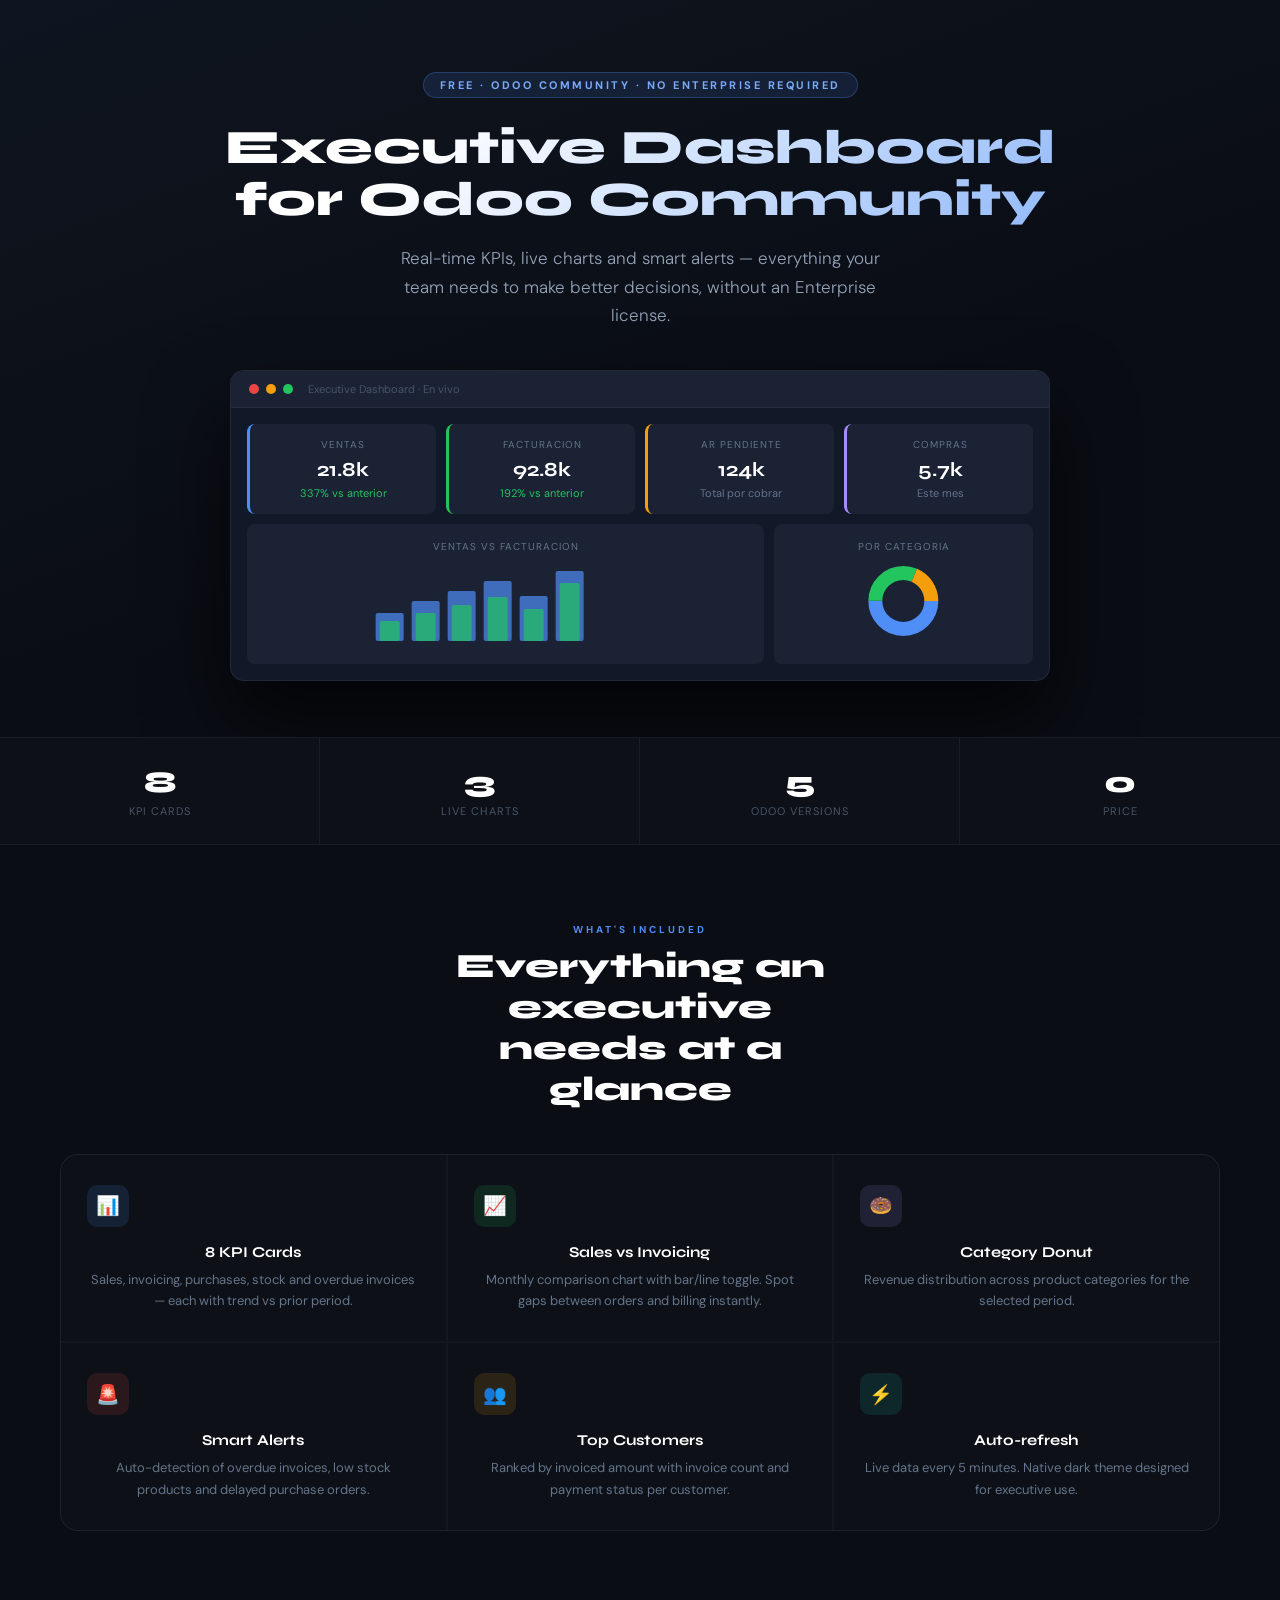
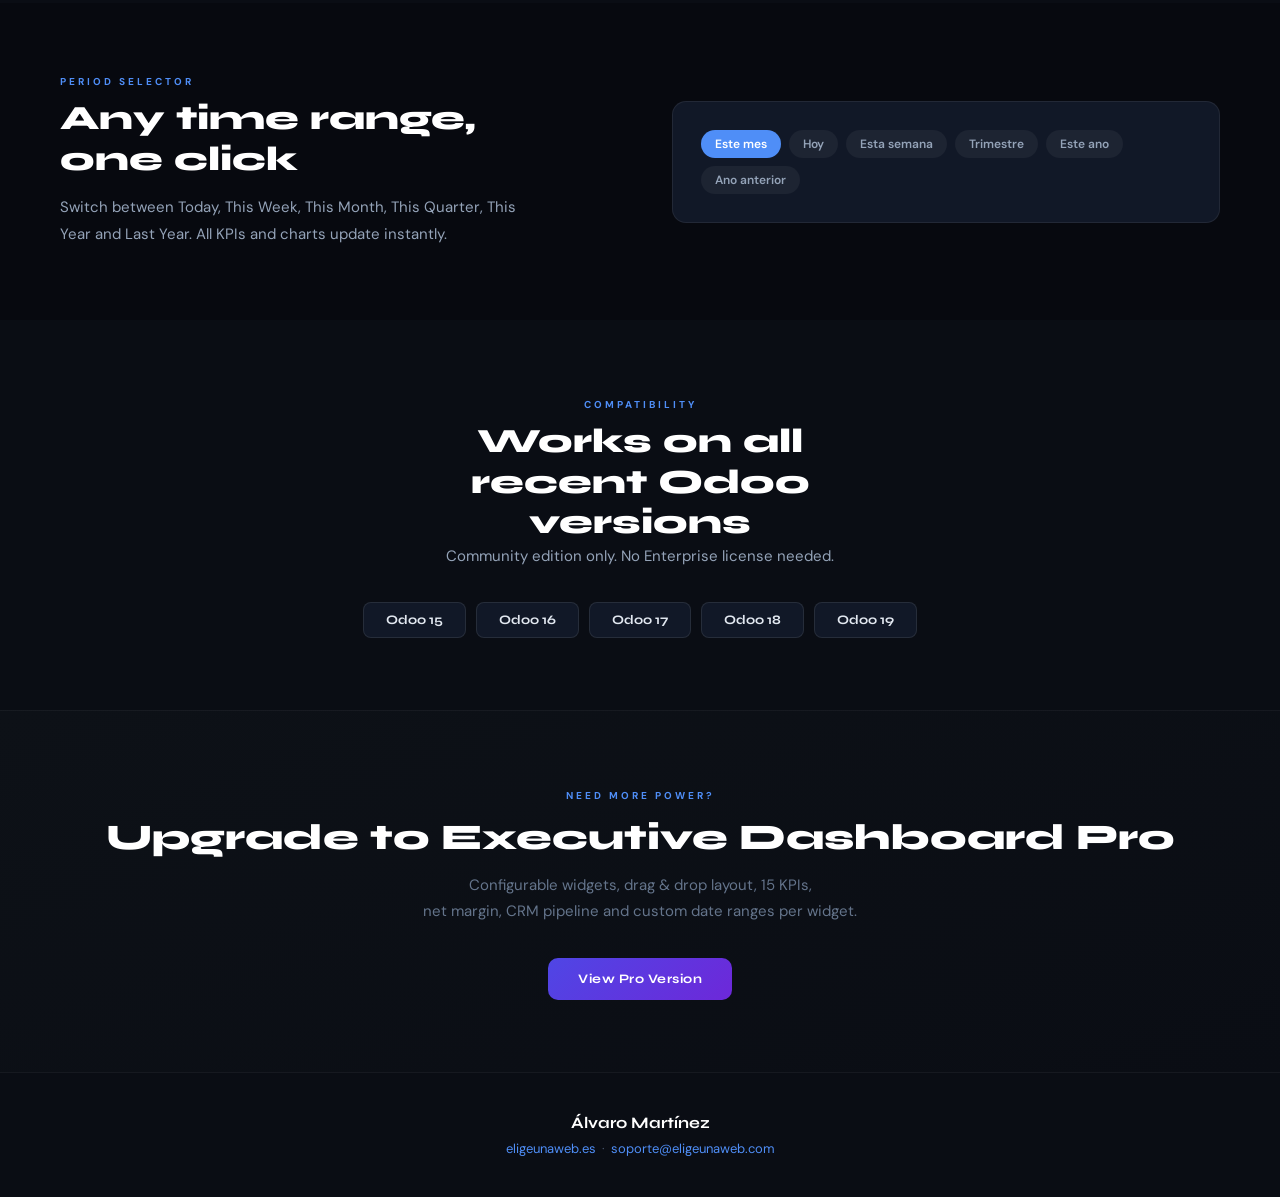
<file: executive_dashboard/static/description/index.html>
<!DOCTYPE html>
<html lang="en">
<head>
<meta charset="utf-8"/>
<link href="https://fonts.googleapis.com/css2?family=Syne:wght@400;700;800&family=DM+Sans:wght@300;400;500&display=swap" rel="stylesheet"/>
<style>
*{box-sizing:border-box;margin:0;padding:0}
body{font-family:'DM Sans',sans-serif;background:#0a0d14;color:#e2e8f0;-webkit-font-smoothing:antialiased}
.hero{padding:72px 60px 56px;text-align:center;background:linear-gradient(160deg,#0f1520 0%,#0a0d14 60%)}
.chip{display:inline-block;background:rgba(79,142,247,.13);border:1px solid rgba(79,142,247,.28);color:#7aaaf8;font-size:11px;font-weight:700;letter-spacing:2.5px;text-transform:uppercase;padding:5px 16px;border-radius:20px;margin-bottom:24px}
.hero h1{font-family:'Syne',sans-serif;font-size:48px;font-weight:800;line-height:1.08;margin-bottom:18px;background:linear-gradient(135deg,#fff 30%,#7aaaf8 100%);-webkit-background-clip:text;-webkit-text-fill-color:transparent;background-clip:text}
.hero p{font-size:17px;color:#94a3b8;max-width:520px;margin:0 auto 40px;font-weight:300;line-height:1.7}
.screen{border-radius:14px;border:1px solid rgba(255,255,255,.07);background:#111827;overflow:hidden;max-width:820px;margin:0 auto;box-shadow:0 40px 80px rgba(0,0,0,.7)}
.screen-bar{background:#1a2234;padding:11px 18px;display:flex;align-items:center;gap:7px;border-bottom:1px solid rgba(255,255,255,.05)}
.dot{width:10px;height:10px;border-radius:50%}
.screen-kpis{display:grid;grid-template-columns:repeat(4,1fr);gap:10px;padding:16px 16px 0}
.kpi{background:#1a2234;border-radius:8px;padding:14px;border-left:3px solid}
.kl{font-size:10px;color:#64748b;text-transform:uppercase;letter-spacing:1px;margin-bottom:6px}
.kv{font-size:20px;font-weight:700;color:#fff;font-family:'Syne',sans-serif}
.kt{font-size:11px;margin-top:4px}
.up{color:#22c55e}
.stats{display:grid;grid-template-columns:repeat(4,1fr);background:#0d1117;border-top:1px solid rgba(255,255,255,.05);border-bottom:1px solid rgba(255,255,255,.05)}
.stat{padding:26px 16px;text-align:center;border-right:1px solid rgba(255,255,255,.05)}
.stat:last-child{border-right:none}
.sn{font-family:'Syne',sans-serif;font-size:30px;font-weight:800;color:#fff}
.sl{font-size:11px;color:#475569;text-transform:uppercase;letter-spacing:1px;margin-top:4px}
.sec{padding:72px 60px}
.sec-dark{background:#07090f}
.slabel{font-size:10px;font-weight:700;letter-spacing:3px;text-transform:uppercase;color:#4f8ef7;margin-bottom:10px}
.sec h2{font-family:'Syne',sans-serif;font-size:34px;font-weight:800;color:#fff;line-height:1.2;margin-bottom:14px}
.sec p{font-size:15px;color:#94a3b8;line-height:1.8;max-width:480px}
.fgrid{display:grid;grid-template-columns:repeat(3,1fr);gap:2px;background:rgba(255,255,255,.04);border:1px solid rgba(255,255,255,.05);border-radius:18px;overflow:hidden;margin-top:44px}
.feat{background:#0d1117;padding:30px 26px}
.fic{width:42px;height:42px;border-radius:10px;display:flex;align-items:center;justify-content:center;font-size:19px;margin-bottom:16px}
.feat h3{font-family:'Syne',sans-serif;font-size:15px;font-weight:700;color:#fff;margin-bottom:8px}
.feat p{font-size:13px;color:#64748b;line-height:1.65}
.split{display:grid;grid-template-columns:1fr 1fr;gap:64px;align-items:center}
.card{background:#111827;border:1px solid rgba(255,255,255,.07);border-radius:14px;padding:28px}
.pills{display:flex;flex-wrap:wrap;gap:8px}
.pill{padding:6px 14px;border-radius:20px;font-size:12px;font-weight:600}
.pill-on{background:#4f8ef7;color:#fff}
.pill-off{background:rgba(255,255,255,.05);color:#94a3b8}
.vers{display:flex;gap:10px;justify-content:center;flex-wrap:wrap;margin-top:32px}
.ver{background:#111827;border:1px solid rgba(255,255,255,.09);color:#e2e8f0;font-family:'Syne',sans-serif;font-size:13px;font-weight:700;padding:9px 22px;border-radius:8px}
.cta-sec{padding:72px 60px;text-align:center;border-top:1px solid rgba(255,255,255,.05);background:linear-gradient(160deg,#0d1117,#0a0d14)}
.cta-sec h2{font-family:'Syne',sans-serif;font-size:36px;font-weight:800;color:#fff;margin-bottom:14px}
.cta-sec p{font-size:15px;color:#64748b;margin-bottom:34px;line-height:1.7}
.btn-pro{display:inline-block;background:linear-gradient(135deg,#4f46e5,#6d28d9);color:#fff;font-family:'Syne',sans-serif;font-weight:700;font-size:13px;padding:13px 30px;border-radius:10px;text-decoration:none;letter-spacing:.5px}
</style>
</head>
<body>

<div class="hero">
  <div class="chip">Free · Odoo Community · No Enterprise Required</div>
  <h1>Executive Dashboard<br/>for Odoo Community</h1>
  <p>Real-time KPIs, live charts and smart alerts — everything your team needs to make better decisions, without an Enterprise license.</p>
  <div class="screen">
    <div class="screen-bar">
      <div class="dot" style="background:#ef4444"></div>
      <div class="dot" style="background:#f59e0b"></div>
      <div class="dot" style="background:#22c55e"></div>
      <span style="font-size:11px;color:#475569;margin-left:8px">Executive Dashboard · En vivo</span>
    </div>
    <div class="screen-kpis">
      <div class="kpi" style="border-color:#4f8ef7"><div class="kl">Ventas</div><div class="kv">21.8k</div><div class="kt up">337% vs anterior</div></div>
      <div class="kpi" style="border-color:#22c55e"><div class="kl">Facturacion</div><div class="kv">92.8k</div><div class="kt up">192% vs anterior</div></div>
      <div class="kpi" style="border-color:#f59e0b"><div class="kl">AR Pendiente</div><div class="kv">124k</div><div class="kt" style="color:#64748b">Total por cobrar</div></div>
      <div class="kpi" style="border-color:#a78bfa"><div class="kl">Compras</div><div class="kv">5.7k</div><div class="kt" style="color:#64748b">Este mes</div></div>
    </div>
    <div style="padding:10px 16px 16px;display:grid;grid-template-columns:2fr 1fr;gap:10px">
      <div style="background:#1a2234;border-radius:8px;padding:16px">
        <div style="font-size:10px;color:#64748b;margin-bottom:10px;text-transform:uppercase;letter-spacing:1px">Ventas vs Facturacion</div>
        <svg viewBox="0 0 280 80" style="width:100%;height:80px">
          <rect x="10" y="50" width="28" height="28" fill="rgba(79,142,247,.7)" rx="2"/>
          <rect x="46" y="38" width="28" height="40" fill="rgba(79,142,247,.7)" rx="2"/>
          <rect x="82" y="28" width="28" height="50" fill="rgba(79,142,247,.7)" rx="2"/>
          <rect x="118" y="18" width="28" height="60" fill="rgba(79,142,247,.7)" rx="2"/>
          <rect x="154" y="33" width="28" height="45" fill="rgba(79,142,247,.7)" rx="2"/>
          <rect x="190" y="8" width="28" height="70" fill="rgba(79,142,247,.7)" rx="2"/>
          <rect x="14" y="58" width="20" height="20" fill="rgba(34,197,94,.7)" rx="2"/>
          <rect x="50" y="50" width="20" height="28" fill="rgba(34,197,94,.7)" rx="2"/>
          <rect x="86" y="42" width="20" height="36" fill="rgba(34,197,94,.7)" rx="2"/>
          <rect x="122" y="34" width="20" height="44" fill="rgba(34,197,94,.7)" rx="2"/>
          <rect x="158" y="46" width="20" height="32" fill="rgba(34,197,94,.7)" rx="2"/>
          <rect x="194" y="20" width="20" height="58" fill="rgba(34,197,94,.7)" rx="2"/>
        </svg>
      </div>
      <div style="background:#1a2234;border-radius:8px;padding:16px">
        <div style="font-size:10px;color:#64748b;margin-bottom:8px;text-transform:uppercase;letter-spacing:1px">Por Categoria</div>
        <svg viewBox="0 0 80 80" style="width:100%;height:80px">
          <circle cx="40" cy="40" r="28" fill="none" stroke="#4f8ef7" stroke-width="14" stroke-dasharray="88 176" stroke-dashoffset="0"/>
          <circle cx="40" cy="40" r="28" fill="none" stroke="#22c55e" stroke-width="14" stroke-dasharray="55 176" stroke-dashoffset="-88"/>
          <circle cx="40" cy="40" r="28" fill="none" stroke="#f59e0b" stroke-width="14" stroke-dasharray="33 176" stroke-dashoffset="-143"/>
          <circle cx="40" cy="40" r="19" fill="#1a2234"/>
        </svg>
      </div>
    </div>
  </div>
</div>

<div class="stats">
  <div class="stat"><div class="sn">8</div><div class="sl">KPI Cards</div></div>
  <div class="stat"><div class="sn">3</div><div class="sl">Live Charts</div></div>
  <div class="stat"><div class="sn">5</div><div class="sl">Odoo Versions</div></div>
  <div class="stat"><div class="sn">0</div><div class="sl">Price</div></div>
</div>

<div class="sec" style="text-align:center">
  <div class="slabel" style="display:inline-block">What's included</div>
  <h2 style="max-width:420px;margin:0 auto">Everything an executive needs at a glance</h2>
  <div class="fgrid">
    <div class="feat"><div class="fic" style="background:rgba(79,142,247,.13)">&#128202;</div><h3>8 KPI Cards</h3><p>Sales, invoicing, purchases, stock and overdue invoices — each with trend vs prior period.</p></div>
    <div class="feat"><div class="fic" style="background:rgba(34,197,94,.13)">&#128200;</div><h3>Sales vs Invoicing</h3><p>Monthly comparison chart with bar/line toggle. Spot gaps between orders and billing instantly.</p></div>
    <div class="feat"><div class="fic" style="background:rgba(167,139,250,.13)">&#127849;</div><h3>Category Donut</h3><p>Revenue distribution across product categories for the selected period.</p></div>
    <div class="feat"><div class="fic" style="background:rgba(239,68,68,.13)">&#128680;</div><h3>Smart Alerts</h3><p>Auto-detection of overdue invoices, low stock products and delayed purchase orders.</p></div>
    <div class="feat"><div class="fic" style="background:rgba(245,158,11,.13)">&#128101;</div><h3>Top Customers</h3><p>Ranked by invoiced amount with invoice count and payment status per customer.</p></div>
    <div class="feat"><div class="fic" style="background:rgba(20,184,166,.13)">&#9889;</div><h3>Auto-refresh</h3><p>Live data every 5 minutes. Native dark theme designed for executive use.</p></div>
  </div>
</div>

<div class="sec sec-dark">
  <div class="split">
    <div>
      <div class="slabel">Period selector</div>
      <h2>Any time range,<br/>one click</h2>
      <p>Switch between Today, This Week, This Month, This Quarter, This Year and Last Year. All KPIs and charts update instantly.</p>
    </div>
    <div class="card">
      <div class="pills">
        <span class="pill pill-on">Este mes</span>
        <span class="pill pill-off">Hoy</span>
        <span class="pill pill-off">Esta semana</span>
        <span class="pill pill-off">Trimestre</span>
        <span class="pill pill-off">Este ano</span>
        <span class="pill pill-off">Ano anterior</span>
      </div>
    </div>
  </div>
</div>

<div class="sec" style="text-align:center">
  <div class="slabel" style="display:inline-block">Compatibility</div>
  <h2 style="max-width:420px;margin:0 auto">Works on all recent Odoo versions</h2>
  <p style="margin:0 auto;text-align:center;max-width:400px">Community edition only. No Enterprise license needed.</p>
  <div class="vers">
    <div class="ver">Odoo 15</div>
    <div class="ver">Odoo 16</div>
    <div class="ver">Odoo 17</div>
    <div class="ver">Odoo 18</div>
    <div class="ver">Odoo 19</div>
  </div>
</div>

<div class="cta-sec">
  <div class="slabel" style="display:inline-block;margin-bottom:14px">Need more power?</div>
  <h2>Upgrade to Executive Dashboard Pro</h2>
  <p>Configurable widgets, drag &amp; drop layout, 15 KPIs,<br/>net margin, CRM pipeline and custom date ranges per widget.</p>
  <a class="btn-pro" href="#">View Pro Version</a>
</div>

<div style="padding:40px 60px;text-align:center;border-top:1px solid rgba(255,255,255,.05);background:#0a0d14">
  <div style="font-family:'Syne',sans-serif;font-weight:700;color:#fff;margin-bottom:8px">Álvaro Martínez</div>
  <div style="font-size:13px;color:#475569">
    <a href="https://eligeunaweb.es" style="color:#4f8ef7;text-decoration:none">eligeunaweb.es</a>
    &nbsp;·&nbsp;
    <a href="mailto:soporte@eligeunaweb.com" style="color:#4f8ef7;text-decoration:none">soporte@eligeunaweb.com</a>
  </div>
</div>
</body>
</html>
</file>
